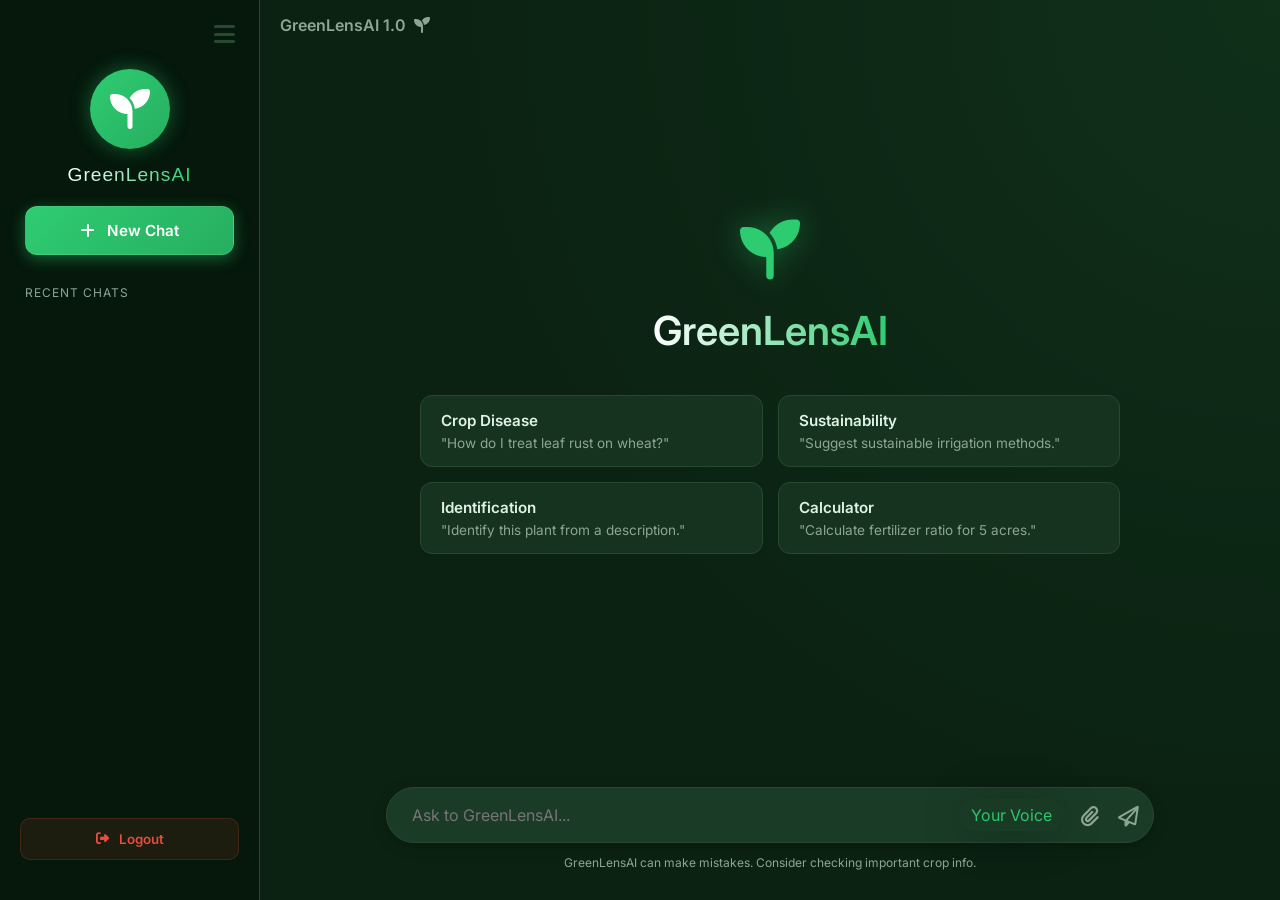
<file: frontend/index.html>
<!DOCTYPE html>
<html lang="en">

<head>
    <meta charset="UTF-8">
    <meta name="viewport" content="width=device-width, initial-scale=1.0">
    <title>GreenLensAI</title>
    <link rel="stylesheet" href="https://cdnjs.cloudflare.com/ajax/libs/font-awesome/6.4.0/css/all.min.css">
    <link href="https://fonts.googleapis.com/css2?family=Inter:wght@300;400;600&display=swap" rel="stylesheet">
    <link rel="stylesheet" href="./assets/css/chat.css">
</head>

<body>
    <aside class="sidebar">
        <button class="sidebar-toggle floating" id="sidebarToggle">
            <i class="fa-solid fa-bars"></i>
        </button>
        <div class="sidebar-logo"> <i class="fa-solid fa-seedling"></i> </div>
        <div class="sidebar-brand">GreenLensAI</div>

        <!-- New Chat Button -->
        <div class="sidebar-new-chat">
            <button id="newChatBtn" class="new-chat-btn">
                <i class="fa-solid fa-plus"></i>
                <span>New Chat</span>
            </button>
        </div>

        <!-- Chat History Section -->
        <div class="sidebar-history">
            <div class="history-label">Recent Chats</div>
            <div id="historyList" class="history-list">
                <!-- History items will be injected here -->
            </div>
        </div>

        <div class="sidebar-footer">
            <button class="logout-btn" id="logoutBtn">
                <i class="fa-solid fa-right-from-bracket"></i>
                <span>Logout</span>
            </button>
        </div>
    </aside>
    <main class="main-content">
        <div class="top-bar">
            <span>GreenLensAI 1.0 &nbsp;<i class="fa-solid fa-seedling"></i></span>
            <button id="mobileNewChatBtn" class="mobile-new-chat-btn">
                <i class="fa-solid fa-plus"></i>
            </button>
        </div>
        <div class="chat-container" id="chatContainer">
            <div class="welcome-screen" id="welcomeScreen">
                <div class="welcome-logo"> <i class="fa-solid fa-seedling"></i> </div>
                <h1 class="welcome-title">GreenLensAI</h1>
                <div class="suggestion-grid">
                    <div class="suggestion-card" onclick="setInput('How do I treat leaf rust on wheat?')">
                        <div class="suggestion-title">Crop Disease</div>
                        <div class="suggestion-desc">"How do I treat leaf rust on wheat?"</div>
                    </div>
                    <div class="suggestion-card" onclick="setInput('Suggest sustainable irrigation methods.')">
                        <div class="suggestion-title">Sustainability</div>
                        <div class="suggestion-desc">"Suggest sustainable irrigation methods."</div>
                    </div>
                    <div class="suggestion-card" onclick="setInput('Identify this plant from a description.')">
                        <div class="suggestion-title">Identification</div>
                        <div class="suggestion-desc">"Identify this plant from a description."</div>
                    </div>
                    <div class="suggestion-card" onclick="setInput('Calculate fertilizer ratio for 5 acres.')">
                        <div class="suggestion-title">Calculator</div>
                        <div class="suggestion-desc">"Calculate fertilizer ratio for 5 acres."</div>
                    </div>
                </div>
            </div>
            <div id="messagesList" style="width: 100%; display: flex; flex-direction: column; align-items: center;">
            </div>
        </div>
        <div class="input-area">
            <div class="input-container">
                <!-- User Input -->
                <input type="text" id="userInput" class="chat-input" placeholder="Ask to GreenLensAI..."
                    autocomplete="off">
                <!-- Language Dropdown -->
                <select id="languageSelect" class="language-dropdown">
                    <option value="" selected disabled>Your Voice</option>
                    <option value="en">English</option>
                    <option value="fr">French</option>
                    <option value="es">Spanish</option>
                    <option value="it">Italian</option>
                    <option value="ru">Russian</option>
                </select>


                <!-- Attachment Section -->
                <div class="attach-wrapper">
                    <button class="attach-btn" id="attachBtn">
                        <i class="fa-solid fa-paperclip"></i>
                    </button>

                    <div class="attach-dropdown" id="attachDropdown">
                        <label class="Upload-file">
                            <i class="fa-solid fa-file-arrow-up"></i>
                            Upload File
                            <input type="file" accept=".jpg,.jpeg,.png,image/jpeg,image/png" hidden>
                            <span id="selectedFileName" class="file-name-display"></span>
                        </label>

                        <label class="Take-photo" onclick="openCamera()">
                            <i class="fa-solid fa-camera"></i>
                            Take Photo
                        </label>

                        <video id="camera" autoplay playsinline hidden></video>
                        <canvas id="snapshot" hidden></canvas>

                        <button onclick="capturePhoto()" hidden id="captureBtn" class="Capture-btn">Capture</button>
                    </div>
                </div>

                <!-- Send Button -->
                <button class="send-btn" id="sendBtn">
                    <i class="fa-regular fa-paper-plane"></i>
                </button>

                <!-- Disclaimer -->
                <div class="disclaimer">
                    GreenLensAI can make mistakes. Consider checking important crop info.
                </div>

            </div>
        </div>
    </main>
    <script src="./assets/js/chat.js"> // Select all elements once</script>
    <script src="./assets/js/image-upload.js"></script>
</body>

</html>
</file>
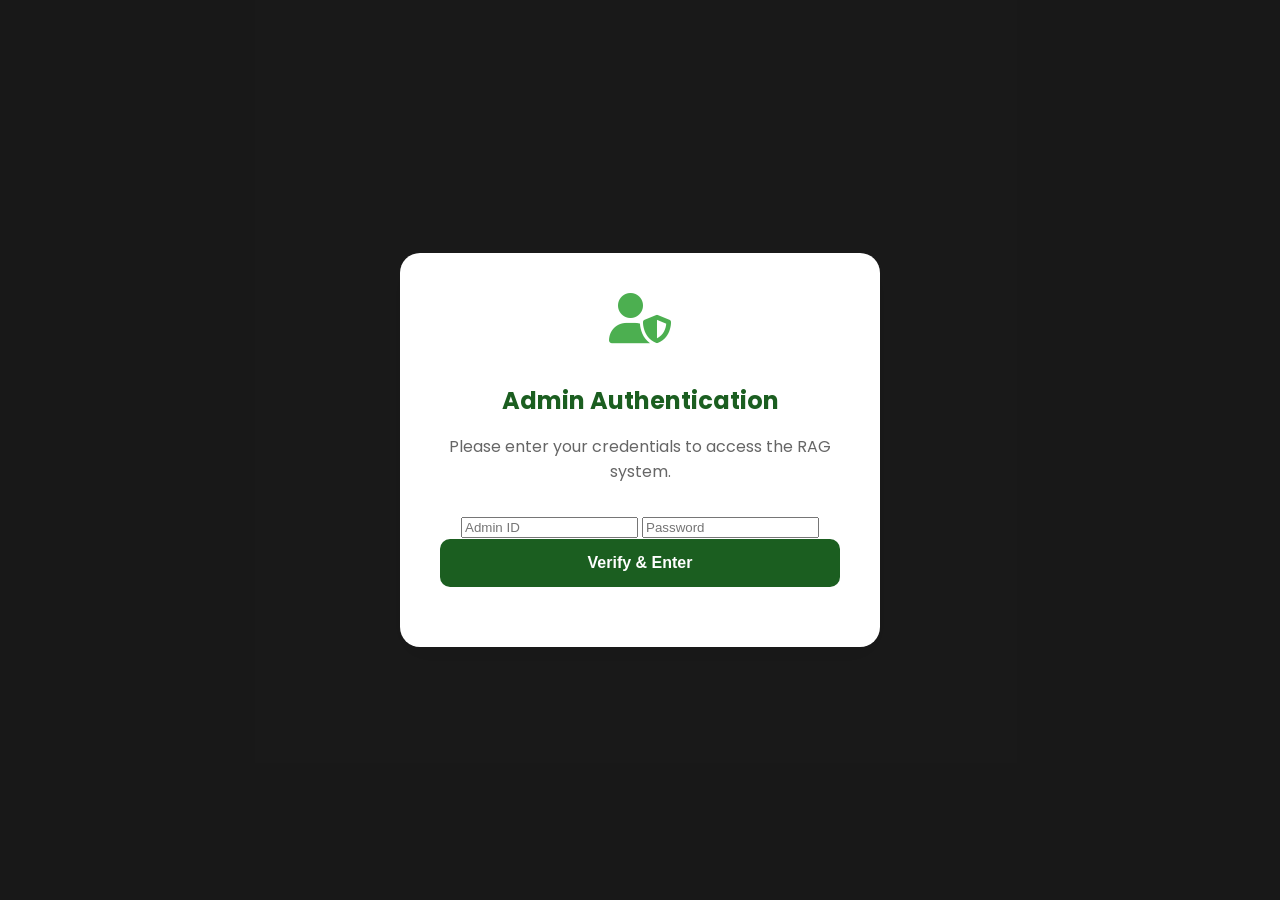
<file: frontend/Pages/admin.html>
<!DOCTYPE html>
<html lang="en">

<head>
    <meta charset="UTF-8">
    <meta name="viewport" content="width=device-width, initial-scale=1.0">
    <title>Global Admin | GreenLensAI</title>
    <link href="https://fonts.googleapis.com/css2?family=Poppins:wght@300;400;600&display=swap" rel="stylesheet">
    <link rel="stylesheet" href="https://cdnjs.cloudflare.com/ajax/libs/font-awesome/6.5.1/css/all.min.css">
    <style>
        :root {
            --green-dark: #1b5e20;
            --green-light: #4caf50;
            --green-soft: #e8f5e9;
            --bg: #f8f9fa;
        }

        body {
            font-family: 'Poppins', sans-serif;
            background: var(--bg);
            display: flex;
            justify-content: center;
            align-items: center;
            min-height: 100vh;
            margin: 0;
            overflow: hidden;
        }

        .admin-card {
            background: #fff;
            padding: 40px;
            border-radius: 20px;
            box-shadow: 0 10px 30px rgba(0, 0, 0, 0.1);
            width: 100%;
            max-width: 500px;
            text-align: center;
        }

        .logo {
            font-size: 50px;
            color: var(--green-light);
            margin-bottom: 20px;
        }

        h2 {
            color: var(--green-dark);
            margin-bottom: 10px;
        }

        p {
            color: #666;
            margin-bottom: 30px;
        }

        .upload-area {
            border: 2px dashed #ccc;
            padding: 30px;
            border-radius: 15px;
            transition: 0.3s;
            cursor: pointer;
            margin-bottom: 20px;
        }

        .upload-area:hover {
            border-color: var(--green-light);
            background: var(--green-soft);
        }

        #pdfInput {
            display: none;
        }

        .btn-index {
            width: 100%;
            padding: 15px;
            border: none;
            border-radius: 10px;
            background: var(--green-dark);
            color: #fff;
            font-size: 16px;
            font-weight: 600;
            cursor: pointer;
            transition: 0.3s;
        }

        .btn-index:disabled {
            background: #ccc;
            cursor: not-allowed;
        }

        #status,
        #loginStatus {
            margin-top: 20px;
            font-size: 14px;
        }

        .success {
            color: #2e7d32;
        }

        .error {
            color: #d32f2f;
        }

        .loading {
            color: #1976d2;
        }

        #loginOverlay {
            position: fixed;
            top: 0;
            left: 0;
            width: 100%;
            height: 100%;
            background: rgba(0, 0, 0, 0.9);
            display: flex;
            justify-content: center;
            align-items: center;
            z-index: 1000;
        }

        /* User Table Styles */
        .admin-nav {
            display: flex;
            justify-content: space-between;
            align-items: center;
            background: #fff;
            padding: 10px 40px;
            box-shadow: 0 2px 5px rgba(0, 0, 0, 0.05);
            position: sticky;
            top: 0;
            z-index: 100;
        }

        .main-container {
            max-width: 1200px;
            margin: 40px auto;
            padding: 0 20px;
            display: flex;
            flex-direction: column;
            gap: 30px;
            overflow-y: auto;
            max-height: calc(100vh - 100px);
        }

        .users-section {
            background: #fff;
            padding: 30px;
            border-radius: 20px;
            box-shadow: 0 10px 30px rgba(0, 0, 0, 0.05);
            text-align: left;
        }

        .table-wrapper {
            overflow-x: auto;
            margin-top: 20px;
        }

        table {
            width: 100%;
            border-collapse: collapse;
            font-size: 14px;
        }

        th {
            background: var(--green-soft);
            color: var(--green-dark);
            text-align: left;
            padding: 12px;
            border-bottom: 2px solid #ddd;
        }

        td {
            padding: 12px;
            border-bottom: 1px solid #eee;
            color: #444;
        }

        tr:hover {
            background: #fdfdfd;
        }

        .badge {
            padding: 4px 8px;
            border-radius: 5px;
            font-size: 11px;
            font-weight: 600;
            text-transform: uppercase;
        }

        .badge-staff {
            background: #e3f2fd;
            color: #1976d2;
        }

        .badge-user {
            background: #f1f8e9;
            color: #388e3c;
        }

        .refresh-btn {
            background: none;
            border: 1px solid var(--green-light);
            color: var(--green-light);
            padding: 5px 12px;
            border-radius: 5px;
            cursor: pointer;
            font-size: 12px;
        }

        .refresh-btn:hover {
            background: var(--green-soft);
        }

        .delete-btn {
            background: none;
            border: none;
            color: #d32f2f;
            cursor: pointer;
            font-size: 16px;
            padding: 5px;
            transition: 0.2s;
        }

        .delete-btn:hover {
            color: #b71c1c;
            transform: scale(1.1);
        }

        .delete-btn:disabled {
            color: #ccc;
            cursor: not-allowed;
        }
    </style>
</head>

<body>

    <div id="loginOverlay">
        <div class="admin-card" style="max-width: 400px;">
            <i class="fas fa-user-shield logo"></i>
            <h2>Admin Authentication</h2>
            <p>Please enter your credentials to access the RAG system.</p>

            <input type="text" id="adminUser" placeholder="Admin ID" class="login-input">
            <input type="password" id="adminPass" placeholder="Password" class="login-input">

            <button class="btn-index" onclick="loginAdmin()">Verify & Enter</button>
            <div id="loginStatus"></div>
        </div>
    </div>

    <div class="admin-nav" id="adminNavBar" style="display: none;">
        <div style="font-weight: 600; color: var(--green-dark);">
            <i class="fas fa-leaf"></i> GreenLens Admin
        </div>
        <a href="login.html" style="color: #666; text-decoration: none; font-size: 14px;"
            onclick="sessionStorage.removeItem('adminAuth')">
            <i class="fas fa-sign-out-alt"></i> Logout
        </a>
    </div>

    <div class="main-container" id="mainContent" style="display: none;">
        <!-- RAG Section -->
        <div class="admin-card" style="margin: 0 auto;">
            <div class="logo">
                <i class="fas fa-microchip"></i>
            </div>
            <h2>RAG Indexing System</h2>
            <p>Upload your diseases solution PDF to train the AI</p>

            <div class="upload-area" onclick="document.getElementById('pdfInput').click()">
                <i class="fas fa-file-pdf" style="font-size: 40px; color: #d32f2f; margin-bottom: 10px;"></i>
                <div id="fileName">No file selected</div>
                <input type="file" id="pdfInput" accept=".pdf">
            </div>

            <button id="indexBtn" class="btn-index" onclick="startIndexing()" disabled>
                Index Solutions
            </button>

            <div id="status"></div>

            <!-- Indexed PDFs List -->
            <div style="margin-top: 30px; border-top: 1px solid #eee; padding-top: 20px; text-align: left;">
                <h3 style="color: var(--green-dark); margin-bottom: 15px; font-size: 16px;">
                    <i class="fas fa-database"></i> Currently Indexed Documents
                    <button class="refresh-btn" onclick="fetchIndexedPdfs()" style="float: right;">
                        <i class="fas fa-sync-alt"></i>
                    </button>
                </h3>
                <ul id="indexedPdfsList" style="list-style: none; padding: 0; margin: 0; font-size: 14px;">
                    <li style="color: #999; text-align: center; padding: 10px;">Loading indexed documents...</li>
                </ul>
            </div>
        </div>

        <!-- Users Section -->
        <div class="users-section">
            <div style="display: flex; justify-content: space-between; align-items: center; margin-bottom: 10px;">
                <h3 style="margin: 0; color: var(--green-dark);">Registered Farmers</h3>
                <button class="refresh-btn" onclick="fetchUsers()">
                    <i class="fas fa-sync-alt"></i> Refresh
                </button>
            </div>

            <div class="table-wrapper">
                <table id="userTable">
                    <thead>
                        <tr>
                            <th>Farmer ID</th>
                            <th>Phone Number</th>
                            <th>Status</th>
                            <th>Joined On</th>
                            <th style="text-align: center;">Actions</th>
                        </tr>
                    </thead>
                    <tbody id="userTableBody">
                        <!-- Users will be loaded here -->
                        <tr>
                            <td colspan="5" style="text-align: center; padding: 20px; color: #999;">
                                Loading users...
                            </td>
                        </tr>
                    </tbody>
                </table>
            </div>
        </div>
    </div>

    <script>
        const pdfInput = document.getElementById('pdfInput');
        const fileNameDisplay = document.getElementById('fileName');
        const indexBtn = document.getElementById('indexBtn');
        const statusDiv = document.getElementById('status');
        const loginOverlay = document.getElementById('loginOverlay');
        const adminNavBar = document.getElementById('adminNavBar');
        const mainContent = document.getElementById('mainContent');

        function showDashboard() {
            loginOverlay.style.display = 'none';
            adminNavBar.style.display = 'flex';
            mainContent.style.display = 'flex';
            document.body.style.overflow = 'auto';
            fetchUsers();
            fetchIndexedPdfs();
        }

        if (sessionStorage.getItem('adminAuth') === 'true') {
            showDashboard();
        }

        async function loginAdmin() {
            const user = document.getElementById('adminUser').value;
            const pass = document.getElementById('adminPass').value;
            const loginStatus = document.getElementById('loginStatus');

            if (!user || !pass) {
                loginStatus.innerHTML = '<span class="error">Please enter both ID and Password</span>';
                return;
            }

            loginStatus.innerHTML = '<span class="loading"><i class="fas fa-spinner fa-spin"></i> Authenticating...</span>';

            try {
                const response = await fetch('http://127.0.0.1:8000/api/auth/login/', {
                    method: 'POST',
                    headers: { 'Content-Type': 'application/json' },
                    body: JSON.stringify({ farmer_id: user, password: pass })
                });
                const data = await response.json();

                if (response.ok && user === 'admin') {
                    sessionStorage.setItem('adminAuth', 'true');
                    showDashboard();
                } else {
                    loginStatus.innerHTML = `<span class="error">${data.error || "Access Denied: Not an admin account"}</span>`;
                }
            } catch (e) {
                loginStatus.innerHTML = '<span class="error">Server Connection Error</span>';
            }
        }

        pdfInput.onchange = () => {
            if (pdfInput.files.length > 0) {
                fileNameDisplay.innerText = pdfInput.files[0].name;
                indexBtn.disabled = false;
            }
        };

        async function startIndexing() {
            const file = pdfInput.files[0];
            if (!file) return;

            const formData = new FormData();
            formData.append('pdf', file);

            indexBtn.disabled = true;
            statusDiv.innerHTML = '<span class="loading"><i class="fas fa-spinner fa-spin"></i> Indexing... this might take a minute.</span>';

            try {
                console.log("Sending PDF for indexing:", file.name, "Size:", file.size);
                const response = await fetch('http://127.0.0.1:8000/api/admin/index-pdf/', {
                    method: 'POST',
                    body: formData
                });

                console.log("Response status:", response.status);
                const data = await response.json();
                console.log("Response data:", data);

                if (response.ok) {
                    statusDiv.innerHTML = `
                        <div class="success">
                            <i class="fas fa-check-circle"></i> ${data.message}<br>
                            <small>📄 Pages Found: ${data.pages_count}</small><br>
                            <small>🧩 Chunks Created: ${data.chunks_count}</small>
                        </div>`;
                    fetchIndexedPdfs(); // Refresh the list of PDFs
                    pdfInput.value = ''; // Reset file input
                    fileNameDisplay.innerText = 'No file selected';
                    indexBtn.disabled = true;
                } else {
                    const errorMsg = data.error || "Server-side error";
                    statusDiv.innerHTML = `<span class="error"><i class="fas fa-exclamation-triangle"></i> Error ${response.status}: ${errorMsg}</span>`;
                    indexBtn.disabled = false;
                }
            } catch (error) {
                console.error("Fetch error during indexing:", error);
                statusDiv.innerHTML = '<span class="error">Connection Error: Could not reach backend indexing service.</span>';
                indexBtn.disabled = false;
            }
        }

        async function fetchUsers() {
            const tableBody = document.getElementById('userTableBody');

            try {
                const response = await fetch('http://127.0.0.1:8000/api/admin/users/');
                const data = await response.json();

                if (response.ok) {
                    if (data.length === 0) {
                        tableBody.innerHTML = '<tr><td colspan="5" style="text-align: center;">No farmers registered yet.</td></tr>';
                        return;
                    }

                    tableBody.innerHTML = data.map(user => `
                        <tr>
                            <td style="font-weight: 600;">${user.username}</td>
                            <td>${user.phone || 'N/A'}</td>
                            <td>
                                <span class="badge ${user.is_staff ? 'badge-staff' : 'badge-user'}">
                                    ${user.is_staff ? 'Admin' : 'Farmer'}
                                </span>
                            </td>
                            <td>${user.date_joined ? new Date(user.date_joined).toLocaleDateString() : 'N/A'}</td>
                            <td style="text-align: center;">
                                ${user.username !== 'admin' ? `
                                    <button class="delete-btn" onclick="deleteUser('${user.username}')" title="Remove User">
                                        <i class="fas fa-trash-alt"></i>
                                    </button>
                                ` : '<small style="color:#ccc">---</small>'}
                            </td>
                        </tr>
                    `).join('');
                } else {
                    tableBody.innerHTML = `<tr><td colspan="5" class="error">Failed to load users: ${data.error}</td></tr>`;
                }
            } catch (e) {
                tableBody.innerHTML = '<tr><td colspan="5" class="error">Error connecting to server.</td></tr>';
            }
        }

        async function deleteUser(username) {
            console.log("Attempting to delete user:", username);
            if (!confirm(`Are you sure you want to remove user "${username}"? This action cannot be undone.`)) {
                return;
            }

            try {
                const url = `http://127.0.0.1:8000/api/admin/users/delete/${encodeURIComponent(username)}/`;
                console.log("DELETE URL:", url);

                const response = await fetch(url, {
                    method: 'DELETE',
                    headers: {
                        'Accept': 'application/json'
                    }
                });

                console.log("Response status:", response.status);
                const data = await response.json();
                console.log("Response data:", data);

                if (response.ok) {
                    alert(data.message || "User deleted successfully");
                    fetchUsers(); // Refresh the list
                } else {
                    alert("Error " + response.status + ": " + (data.error || "Failed to delete user"));
                }
            } catch (e) {
                console.error("Deletion error:", e);
                alert("Could not reach the server for deletion. \n\nTroubleshooting:\n1. Make sure ./start_server.sh is running.\n2. Check if your browser is blocking the request (CORS issue).\n3. Try opening this page in Chrome or Firefox.");
            }
        }
        
        async function fetchIndexedPdfs() {
            const listElement = document.getElementById('indexedPdfsList');
            try {
                const response = await fetch('http://127.0.0.1:8000/api/admin/indexed-pdfs/');
                const data = await response.json();
                
                if (response.ok) {
                    if (!data.pdfs || data.pdfs.length === 0) {
                        listElement.innerHTML = '<li style="color: #999; text-align: center; padding: 10px;">No documents indexed yet.</li>';
                        return;
                    }
                    
                    listElement.innerHTML = data.pdfs.map(pdf => `
                        <li style="display: flex; justify-content: space-between; align-items: center; padding: 12px; border: 1px solid #eee; border-radius: 8px; margin-bottom: 8px; background: #fafafa;">
                            <span style="font-weight: 500; color: #444; word-break: break-all; margin-right: 15px;">
                                <i class="fas fa-file-pdf" style="color: #d32f2f; margin-right: 8px;"></i>${pdf}
                            </span>
                            <button class="delete-btn" onclick="deleteIndexedPdf('${pdf}')" title="Remove PDF Index">
                                <i class="fas fa-trash-alt"></i>
                            </button>
                        </li>
                    `).join('');
                } else {
                    listElement.innerHTML = `<li class="error" style="padding: 10px;">Failed to load documents: ${data.error || 'Server error'}</li>`;
                }
            } catch (e) {
                listElement.innerHTML = '<li class="error" style="padding: 10px;">Error connecting to server to fetch documents.</li>';
            }
        }
        
        async function deleteIndexedPdf(filename) {
            if (!confirm(`Are you sure you want to delete all indexed data for "${filename}"?`)) {
                return;
            }
            
            const btn = event.currentTarget;
            const originalIcon = btn.innerHTML;
            btn.innerHTML = '<i class="fas fa-spinner fa-spin"></i>';
            btn.disabled = true;
            
            try {
                const response = await fetch(`http://127.0.0.1:8000/api/admin/indexed-pdfs/${encodeURIComponent(filename)}/`, {
                    method: 'DELETE',
                });
                const data = await response.json();
                
                if (response.ok) {
                    // Refresh the list
                    fetchIndexedPdfs();
                    // Clear the status message to avoid confusion
                    document.getElementById('status').innerHTML = '';
                } else {
                    alert(`Error: ${data.error || 'Failed to delete'}`);
                    btn.innerHTML = originalIcon;
                    btn.disabled = false;
                }
            } catch (e) {
                alert('Connection error. Could not delete document.');
                btn.innerHTML = originalIcon;
                btn.disabled = false;
            }
        }
    </script>
</body>

</html>
</file>
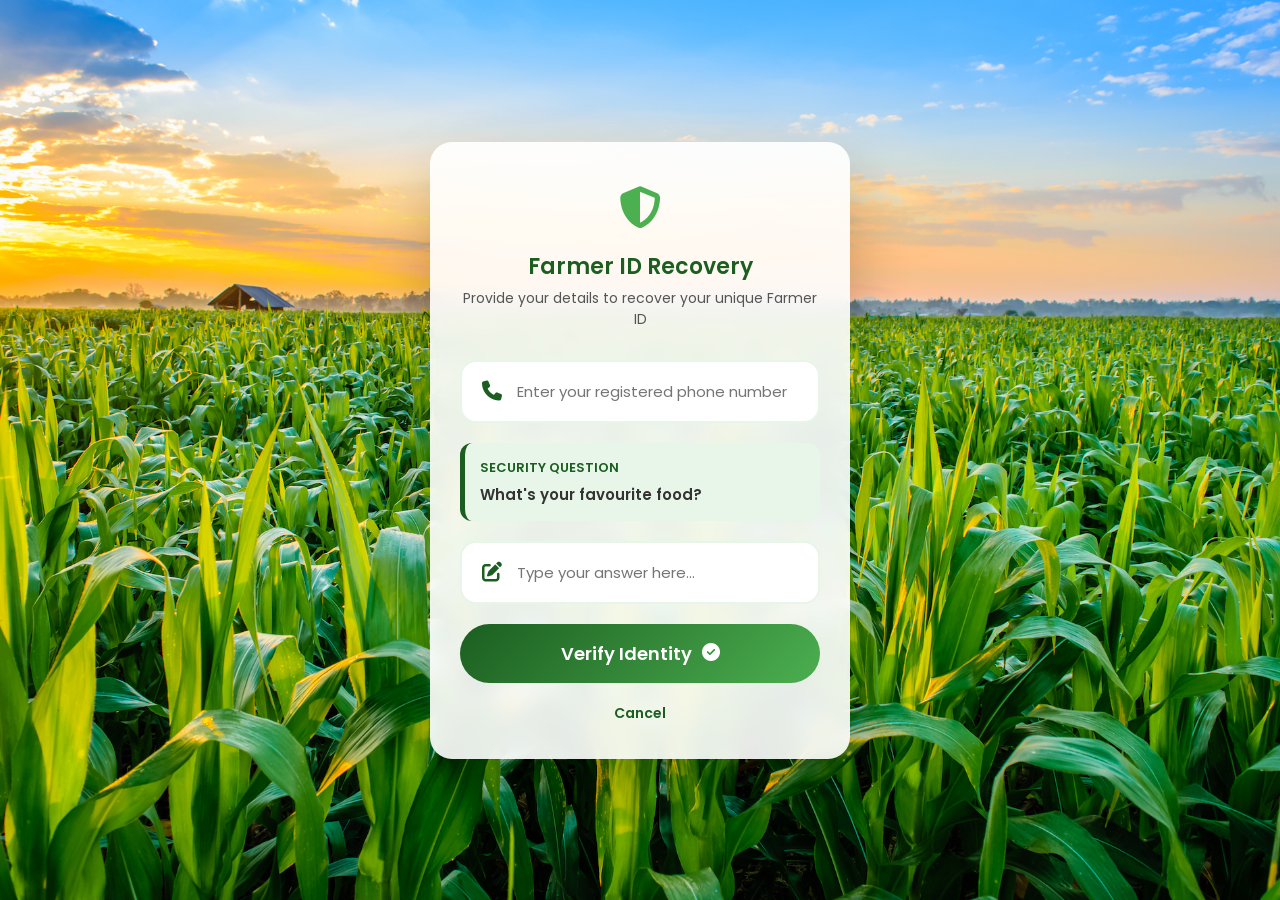
<file: frontend/Pages/id-recovery.html>
<!DOCTYPE html>
<html lang="en">

<head>
    <meta charset="UTF-8">
    <meta name="viewport" content="width=device-width, initial-scale=1.0">
    <title>Security Verification | GreenLensAI</title>
    <link href="https://fonts.googleapis.com/css2?family=Poppins:wght@300;400;600&display=swap" rel="stylesheet">
    <link rel="stylesheet" href="https://cdnjs.cloudflare.com/ajax/libs/font-awesome/6.5.1/css/all.min.css">
    <link rel="stylesheet" href="../assets/css/id-recovery.css">
</head>

<body>

    <div class="recovery-card">
        <div class="logo">
            <i class="fas fa-shield-halved"></i>
        </div>

        <div class="title">Farmer ID Recovery</div>
        <p class="subtitle">Provide your details to recover your unique Farmer ID</p>

        <div class="input-container">
            <i class="fa-solid fa-phone input-icon"></i>
            <input type="tel" id="phone" placeholder="Enter your registered phone number" required>
        </div>

        <div class="question-container">
            <span class="question-label">Security Question</span>
            <p class="display-question" id="securityQuestion">What's your favourite food?</p>
        </div>

        <div class="input-container">
            <i class="fa-solid fa-pen-to-square input-icon"></i>
            <input type="text" id="userAnswer" placeholder="Type your answer here..." required>
        </div>

        <button class="verify-btn" onclick="verifyPhoneRecovery()">
            <span>Verify Identity</span>
            <i class="fa-solid fa-circle-check"></i>
        </button>

        <a href="account-recovery.html" class="back-link">Cancel</a>
    </div>

    <script src="../assets/js/id-recovery.js"></script>

</body>

</html>
</file>
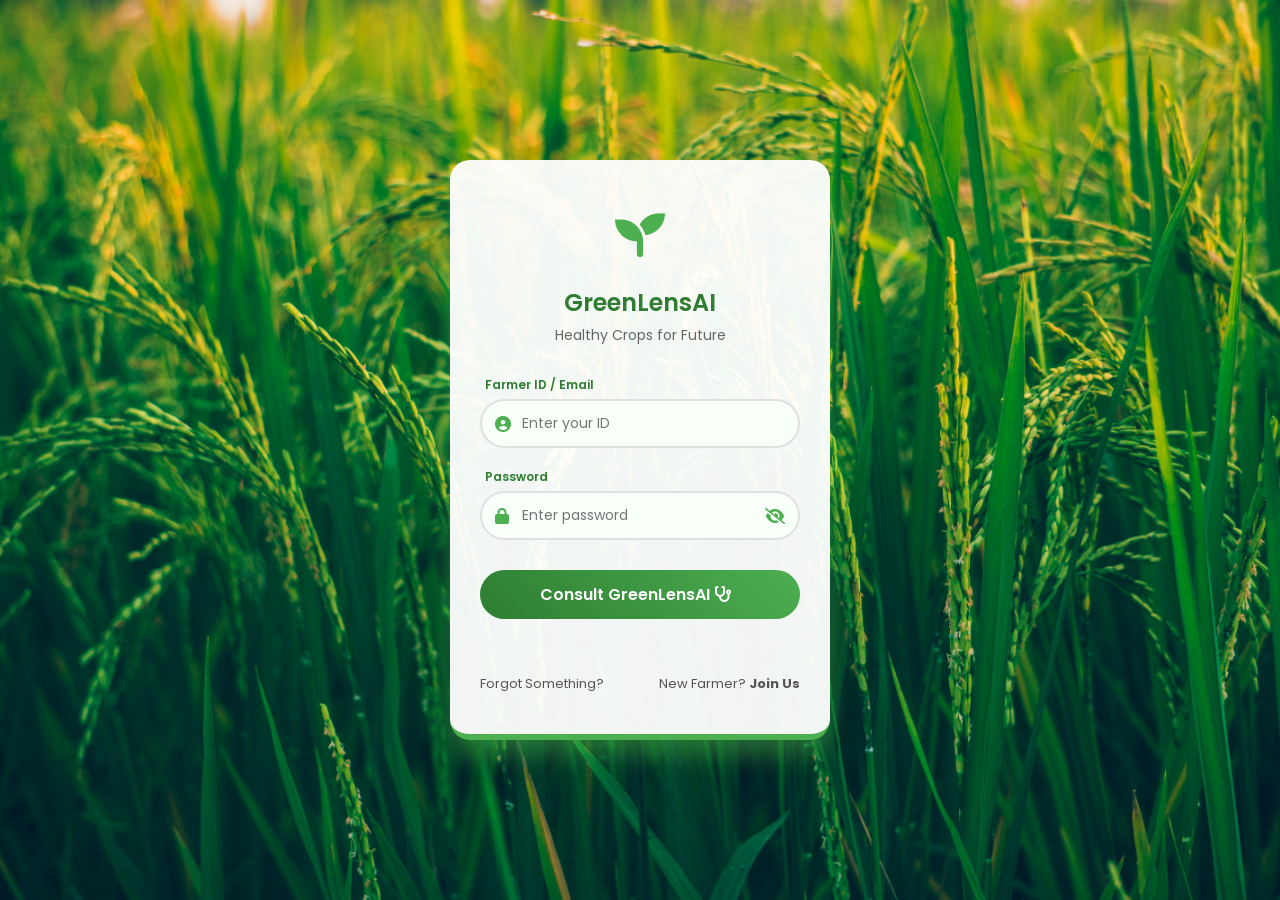
<file: frontend/Pages/login.html>
<!DOCTYPE html>
<html lang="en">

<head>
    <meta charset="UTF-8">
    <meta name="viewport" content="width=device-width, initial-scale=1.0">
    <title>GreenLens Login</title>
    <link href="https://fonts.googleapis.com/css2?family=Poppins:wght@300;400;600&display=swap" rel="stylesheet">
    <link rel="stylesheet" href="https://cdnjs.cloudflare.com/ajax/libs/font-awesome/6.0.0/css/all.min.css">
    <link rel="stylesheet" href="../assets/css/login.css">
</head>

<body>

    <div class="login-container">
        <div class="logo-icon">
            <i class="fas fa-seedling"></i>
        </div>

        <h2>GreenLensAI</h2>
        <p class="subtitle">Healthy Crops for Future</p>

        <form id="loginForm">
            <div class="input-group">
                <label for="username">Farmer ID / Email</label>
                <div class="input-wrapper">
                    <i class="fas fa-user-circle"></i>
                    <input type="text" id="username" placeholder="Enter your ID" required>
                </div>
            </div>

            <div class="input-group">
                <label for="password">Password</label>
                <div class="input-wrapper">
                    <i class="fas fa-lock"></i>
                    <input type="password" id="password" class="password-input" placeholder="Enter password" required>
                    <i class="fas fa-eye-slash toggle-password" id="togglePassword"></i>
                </div>
            </div>

            <button type="submit" class="login-btn">Consult GreenLensAI
                <i class="fas fa-stethoscope" style="margin-right: 8px;"></i>
            </button>
        </form>

        <div id="message"></div>

        <div class="footer-links">
            <a href="../Pages/account-recovery.html">Forgot Something?</a>
            <a href="../Pages/register.html">New Farmer? <b>Join Us</b></a>
        </div>
    </div>

    <script src="../assets/js/login.js"></script>
</body>

</html>
</file>
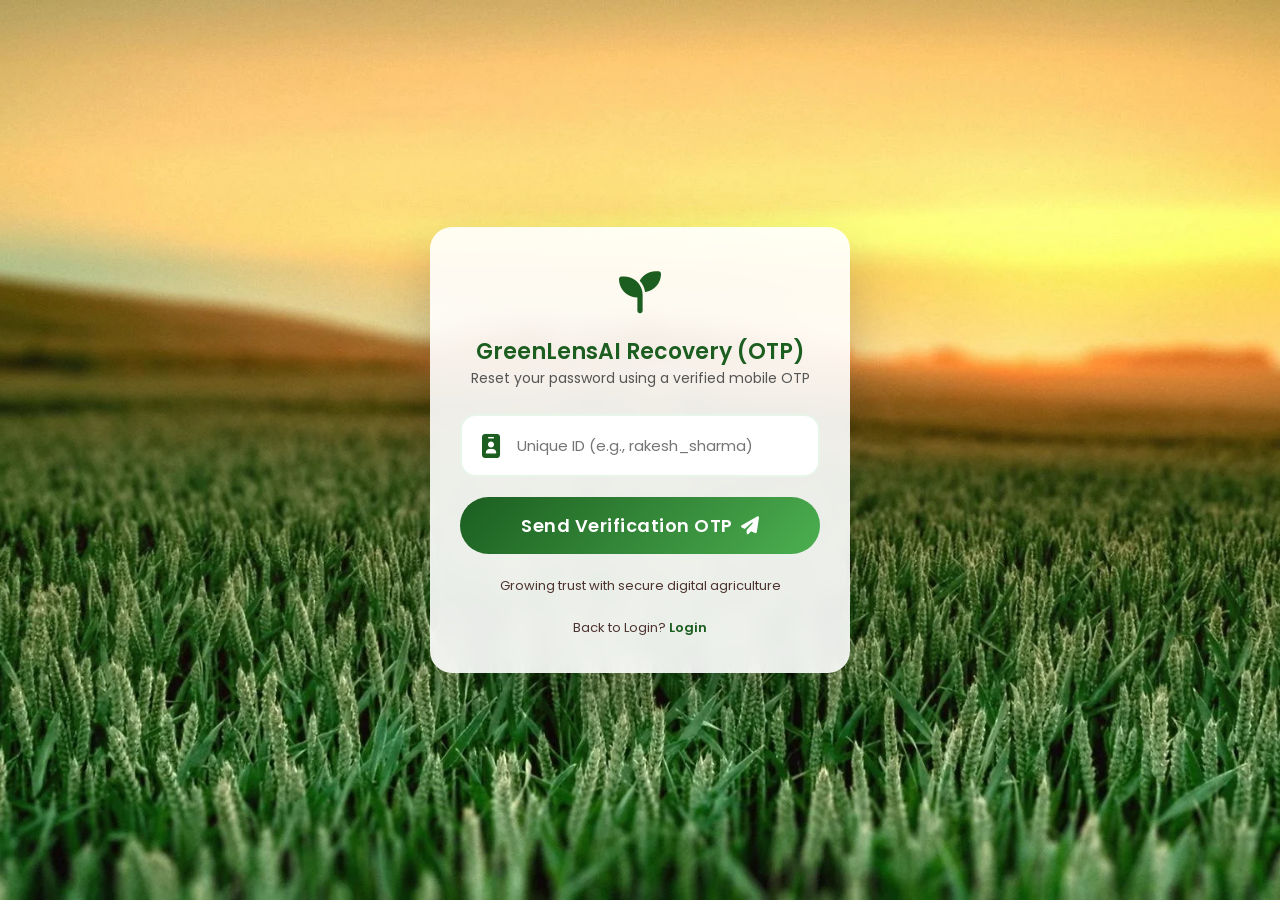
<file: frontend/Pages/password-recovery.html>
<!DOCTYPE html>
<html lang="en">

<head>
  <meta charset="UTF-8">
  <meta name="viewport" content="width=device-width, initial-scale=1.0">
  <title>Account Recovery | GreenLensAI</title>
  <link href="https://fonts.googleapis.com/css2?family=Poppins:wght@300;400;600&display=swap" rel="stylesheet">
  <link rel="stylesheet" href="https://cdnjs.cloudflare.com/ajax/libs/font-awesome/6.5.1/css/all.min.css">
  <link rel="stylesheet" href="../assets/css/password-recovery.css">
</head>

<body>

  <div class="recovery-card">
    <div class="logo">
      <i class="fas fa-seedling"></i>
    </div>

    <div class="title">GreenLensAI Recovery (OTP)</div>
    <div class="subtitle">Reset your password using a verified mobile OTP</div>

    <div id="step1">
      <div class="input-container">
        <i class="fa-solid fa-id-badge input-icon"></i>
        <input type="text" id="farmerId" placeholder="Unique ID (e.g., rakesh_sharma)" autocomplete="off">
      </div>

      <button class="send-btn" id="sendOtpBtn" onclick="sendOTP()" style="margin-top: 20px;">
        <span>Send Verification OTP</span>
        <i class="fa-solid fa-paper-plane"></i>
      </button>

      <div id="otp-section" style="display: none; margin-top: 20px;">
        <div class="subtitle">Enter the 6-digit OTP sent to your phone</div>
        <div class="input-container">
          <i class="fas fa-key input-icon"></i>
          <input type="text" id="otpCode" placeholder="Enter 6-digit OTP" autocomplete="off" maxlength="6">
        </div>

        <button class="send-btn" onclick="verifyOTP()" style="margin-top: 20px;">
          <span>Verify OTP</span>
          <i class="fa-solid fa-check-circle"></i>
        </button>
      </div>
    </div>

    <div id="step2" style="display: none;">
      <div class="subtitle">Identity Verified! Enter your new password</div>
      <div class="input-container">
        <i class="fas fa-lock input-icon"></i>
        <input type="password" id="newPassword" placeholder="New Password" autocomplete="off">
      </div>
      <div class="input-container" style="margin-top: 15px;">
        <i class="fas fa-lock input-icon"></i>
        <input type="password" id="confirmPassword" placeholder="Confirm New Password" autocomplete="off">
      </div>

      <button class="send-btn" onclick="resetPassword()" style="margin-top: 20px;">
        <span>Reset Password</span>
        <i class="fa-solid fa-key"></i>
      </button>
    </div>

    <div id="message" style="margin-top: 15px; text-align: center; font-size: 0.9em;"></div>

    <div class="footer-text">
      Growing trust with secure digital agriculture
    </div>
    <div class="login-link">Back to Login? <a href="../Pages/login.html">Login</a></div>
  </div>

  <script src="../assets/js/password-recovery.js"></script>

</body>

</html>
</file>
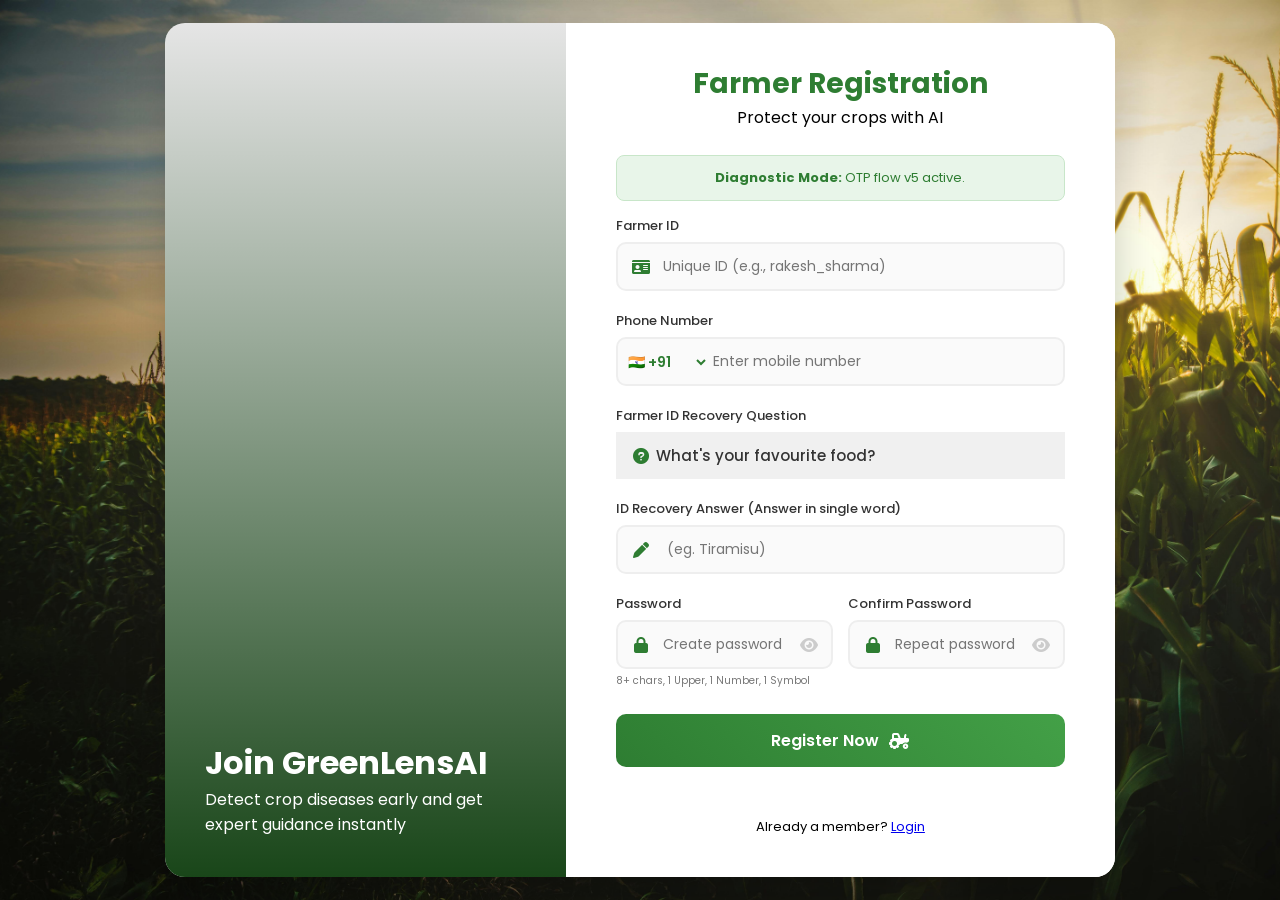
<file: frontend/Pages/register.html>
<!DOCTYPE html>
<html lang="en">

<head>
    <meta charset="UTF-8">
    <meta name="viewport" content="width=device-width, initial-scale=1.0">
    <title>Farmer Registration | Global</title>
    <link href="https://fonts.googleapis.com/css2?family=Poppins:wght@300;400;500;600&display=swap" rel="stylesheet">
    <link rel="stylesheet" href="https://cdnjs.cloudflare.com/ajax/libs/font-awesome/6.0.0/css/all.min.css">
    <link rel="stylesheet" href="../assets/css/register.css">
</head>

<body>

    <div class="container">
        <div class="image-section">
            <div class="image-text">
                <h1>Join GreenLensAI</h1>
                <p>Detect crop diseases early and get expert guidance instantly</p>
            </div>
        </div>

        <div class="form-section">
            <div class="header">
                <h2>Farmer Registration</h2>
                <span>Protect your crops with AI</span>
            </div>

            <div style="background: #e8f5e9; color: #2e7d32; padding: 12px; border-radius: 8px; margin: 15px 0; font-size: 13px; text-align: center; border: 1px solid #c8e6c9;">
                <strong>Diagnostic Mode:</strong> OTP flow v5 active.
            </div>

            <form id="regForm">
                <div class="input-grid">

                    <div class="input-group full-width">
                        <label>Farmer ID</label>
                        <div class="input-wrapper">
                            <i class="fas fa-id-card field-icon"></i>
                            <input type="text" id="farmerID" placeholder="Unique ID (e.g., rakesh_sharma)" required>
                        </div>
                    </div>

                    <div class="input-group full-width">
                        <label>Phone Number</label>
                        <div class="input-wrapper">
                            <select class="country-select" id="countryCode">
                            </select>
                            <input type="tel" id="phone" placeholder="Enter mobile number" required>
                        </div>
                    </div>

                    <div class="input-group full-width">
                        <label>Farmer ID Recovery Question</label>
                        <div class="input-wrapper">
                            <i class="fas fa-question-circle field-icon"></i>
                            <span id="fullName" class="question-display"> What's your favourite food?</span>
                        </div>
                    </div>

                    <div class="input-group full-width">
                        <label>ID Recovery Answer (Answer in single word)</label>
                        <div class="input-wrapper">
                            <i class="fas fa-pen field-icon"></i> <input type="text" id="recoveryAnswer"
                                placeholder=" (eg. Tiramisu)" required>
                        </div>
                    </div>


                    <div class="input-group">
                        <label>Password</label>
                        <div class="input-wrapper">
                            <i class="fas fa-lock field-icon"></i>
                            <input type="password" id="password" placeholder="Create password" required>
                            <i class="fas fa-eye toggle-password" onclick="togglePwd('password', this)"></i>
                        </div>
                        <div class="password-hint">8+ chars, 1 Upper, 1 Number, 1 Symbol</div>
                    </div>

                    <div class="input-group">
                        <label>Confirm Password</label>
                        <div class="input-wrapper">
                            <i class="fas fa-lock field-icon"></i>
                            <input type="password" id="confirmPassword" placeholder="Repeat password" required>
                            <i class="fas fa-eye toggle-password" onclick="togglePwd('confirmPassword', this)"></i>
                        </div>
                    </div>
                </div>

                <button type="submit" class="submit-btn" id="registerBtn">Register Now <i class="fas fa-tractor"></i></button>
                <div id="msg"></div>
                
                <div id="otpSection" style="display: none; margin-top: 15px;">
                    <div class="input-group full-width">
                        <label>Enter OTP</label>
                        <div class="input-wrapper">
                            <i class="fas fa-key field-icon"></i>
                            <input type="text" id="regOtp" placeholder="6-digit OTP" maxlength="6">
                        </div>
                    </div>
                    <button type="button" class="submit-btn" id="verifyOtpBtn" style="margin-top: 10px;">Verify OTP <i class="fas fa-check-circle"></i></button>
                </div>

                <div class="login-link">Already a member? <a href="../Pages/login.html">Login</a></div>
            </form>
        </div>
    </div>

    <script src="../assets/js/register_final_v5.js"></script>
</body>

</html>
</file>
<file: frontend/assets/css/chat.css>
:root {
    /* Agriculture Theme Palette */
    --bg-sidebar: #05180b;
    /* Very dark green */
    --bg-main: #0b2212;
    /* Dark forest green */
    --bg-card: #15331f;
    /* Lighter green for cards */
    --text-primary: #e0f2e3;
    --text-secondary: #8da693;
    --accent-green: #2ecc71;
    /* Vibrant leaf green */
    --accent-glow: rgba(46, 204, 113, 0.4);
    --input-bg: #1a3c26;
    --border-color: #264a30;
}

* {
    margin: 0;
    padding: 0;
    box-sizing: border-box;
    font-family: 'Inter', sans-serif;
}

body {
    background-color: var(--bg-main);
    color: var(--text-primary);
    display: flex;
    height: 100vh;
    overflow: hidden;
}

/* --- SIDEBAR --- */
.sidebar {
    width: 260px;
    background-color: var(--bg-sidebar);
    display: flex;
    flex-direction: column;
    align-items: center;
    padding: 20px;
    border-right: 1px solid var(--border-color);
    transition: transform 0.3s ease;
    position: relative;
    /* for footer positioning if needed, or use justify-content */
}

/* Sidebar History List */
.sidebar-history {
    width: 100%;
    margin-top: 30px;
    flex: 1;
    overflow-y: auto;
    display: flex;
    flex-direction: column;
    gap: 10px;
}

.history-label {
    font-size: 0.75rem;
    text-transform: uppercase;
    color: var(--text-secondary);
    letter-spacing: 1px;
    margin-bottom: 5px;
    padding-left: 5px;
}

.history-list {
    display: flex;
    flex-direction: column;
    gap: 5px;
}

.history-item {
    width: 100%;
    padding: 10px 12px;
    background-color: rgba(255, 255, 255, 0.03);
    border: 1px solid var(--border-color);
    border-radius: 8px;
    cursor: pointer;
    font-size: 0.85rem;
    color: var(--text-primary);
    display: flex;
    align-items: center;
    gap: 8px;
    transition: all 0.2s ease;
    white-space: nowrap;
}

.history-item-title i {
    color: var(--accent-green);
    font-size: 0.8rem;
}

.history-item:hover {
    background-color: var(--input-bg);
    border-color: var(--accent-green);
    transform: translateX(3px);
}

.history-item.active {
    background-color: var(--input-bg);
    border-color: var(--accent-green);
    box-shadow: 0 0 10px var(--accent-glow);
}

/* History item layout for title + delete */
.history-item-title {
    flex: 1;
    display: flex;
    align-items: center;
    gap: 10px;
    overflow: hidden;
    text-overflow: ellipsis;
    white-space: nowrap;
    cursor: pointer;
}

/* Delete button - always visible */
.history-delete-btn {
    background: transparent;
    border: none;
    color: var(--text-secondary);
    font-size: 0.8rem;
    cursor: pointer;
    padding: 4px 6px;
    border-radius: 6px;
    transition: all 0.2s ease;
    flex-shrink: 0;
}

.history-delete-btn:hover {
    color: #e74c3c;
    background-color: rgba(231, 76, 60, 0.15);
    transform: scale(1.15);
}

/* New Chat Button Styling */
.sidebar-new-chat {
    width: 100%;
    padding: 0 5px;
    margin-top: 20px;
}

.new-chat-btn {
    width: 100%;
    padding: 14px 16px;
    background: linear-gradient(135deg, #2ecc71, #27ae60);
    border: 1px solid rgba(255, 255, 255, 0.1);
    color: white;
    border-radius: 12px;
    cursor: pointer;
    display: flex;
    align-items: center;
    justify-content: center;
    gap: 12px;
    font-weight: 600;
    font-size: 0.95rem;
    transition: all 0.3s ease;
    box-shadow: 0 4px 15px var(--accent-glow);
}

.new-chat-btn:hover {
    background: linear-gradient(135deg, #27ae60, #2ecc71);
    transform: translateY(-2px);
    box-shadow: 0 6px 20px rgba(46, 204, 113, 0.5);
}

.new-chat-btn:active {
    transform: translateY(0);
}

.new-chat-btn i {
    font-size: 1rem;
}

.sidebar-footer {
    margin-top: auto;
    width: 100%;
    padding-bottom: 20px;
}

.logout-btn {
    width: 100%;
    padding: 12px;
    background-color: rgba(231, 76, 60, 0.1);
    border: 1px solid rgba(231, 76, 60, 0.2);
    color: #e74c3c;
    border-radius: 10px;
    cursor: pointer;
    display: flex;
    align-items: center;
    justify-content: center;
    gap: 10px;
    font-weight: 600;
    transition: all 0.3s ease;
}

.logout-btn:hover {
    background-color: #e74c3c;
    color: white;
    box-shadow: 0 0 15px rgba(231, 76, 60, 0.4);
}

/* The requested Plant Logo only */
.sidebar-logo {
    margin-top: 20px;
    width: 80px;
    height: 80px;
    background: linear-gradient(135deg, #2ecc71, #27ae60);
    border-radius: 50%;
    display: flex;
    align-items: center;
    justify-content: center;
    box-shadow: 0 0 20px var(--accent-glow);
    animation: breathe 3s infinite ease-in-out;
    cursor: pointer;
}

.sidebar-logo i {
    font-size: 40px;
    color: #fff;
}

/* Small version text below logo */
.sidebar-brand {
    margin-top: 15px;
    font-size: 1.2rem;
    font-family: 'Poppins', sans-serif;
    color: #ffffff;
    /* Gradient text */
    background: linear-gradient(to right, #fff, #2ecc71);
    background-clip: text;
    -webkit-background-clip: text;
    -webkit-text-fill-color: transparent;
    letter-spacing: 1px;
}

/* --- MAIN CHAT AREA --- */
.main-content {
    flex: 1;
    display: flex;
    flex-direction: column;
    position: relative;
    background: radial-gradient(circle at top right, #10301a 0%, var(--bg-main) 60%);
}

/* Header (Cleaned as requested) */
.top-bar {
    width: 100%;
    padding: 15px 20px;
    display: flex;
    justify-content: space-between;
    /* Adjusted for mobile button */
    align-items: center;
    font-weight: 600;
    color: var(--text-secondary);
}

.mobile-new-chat-btn {
    display: none;
    background: linear-gradient(135deg, #2ecc71, #27ae60);
    border: none;
    color: white;
    width: 36px;
    height: 36px;
    border-radius: 50%;
    cursor: pointer;
    align-items: center;
    justify-content: center;
    box-shadow: 0 2px 10px var(--accent-glow);
    transition: all 0.3s ease;
}

.mobile-new-chat-btn:hover {
    transform: scale(1.1);
}

@media (max-width: 768px) {
    .mobile-new-chat-btn {
        display: flex;
    }

    .top-bar {
        justify-content: space-between !important;
    }
}

/* Chat Display Area */
.chat-container {
    flex: 1;
    overflow-y: auto;
    padding: 0 20px 40px 20px;
    display: flex;
    flex-direction: column;
    align-items: center;
    scroll-behavior: smooth;
}

/* Welcome / Empty State */
.welcome-screen {
    display: flex;
    flex-direction: column;
    align-items: center;
    justify-content: center;
    height: 100%;
    text-align: center;
    max-width: 800px;
    width: 100%;
}

.welcome-logo {
    font-size: 60px;
    color: var(--accent-green);
    margin-bottom: 20px;
    filter: drop-shadow(0 0 15px var(--accent-glow));
}

.welcome-title {
    font-size: 2.5rem;
    font-weight: 600;
    margin-bottom: 40px;
    /* Fallback for all browsers */
    color: #ffffff;
    /* Gradient text */
    background: linear-gradient(to right, #fff, #2ecc71);
    background-clip: text;
    -webkit-background-clip: text;
    -webkit-text-fill-color: transparent;
}

/* Suggestion Grid */
.suggestion-grid {
    display: grid;
    grid-template-columns: repeat(2, 1fr);
    gap: 15px;
    width: 100%;
    max-width: 700px;
}

.suggestion-card {
    background-color: var(--bg-card);
    border: 1px solid var(--border-color);
    border-radius: 12px;
    padding: 15px 20px;
    cursor: pointer;
    transition: all 0.2s;
    text-align: left;
}

.suggestion-card:hover {
    background-color: var(--input-bg);
    border-color: var(--accent-green);
}

.suggestion-title {
    font-weight: 600;
    font-size: 0.95rem;
    color: var(--text-primary);
    margin-bottom: 5px;
}

.suggestion-desc {
    font-size: 0.85rem;
    color: var(--text-secondary);
}

/* --- INPUT AREA --- */
.input-area {
    width: 100%;
    padding: 30px 20px;
    display: flex;
    justify-content: center;
    background: linear-gradient(to top, var(--bg-main) 80%, transparent);
}

.input-container {
    width: 100%;
    max-width: 768px;
    position: relative;
}

.chat-input {
    width: 100%;
    background-color: var(--input-bg);
    border: 1px solid var(--border-color);
    color: var(--text-primary);
    border-radius: 30px;
    padding: 16px 50px 16px 25px;
    /* Right padding for button */
    font-size: 1rem;
    outline: none;
    box-shadow: 0 4px 15px rgba(0, 0, 0, 0.2);
    opacity: 1;
    resize: none;
    height: 56px;
    line-height: 24px;
}

.chat-input:focus {
    border-color: var(--accent-green);
    box-shadow: 0 0 10px var(--accent-glow);
}

.send-btn {
    position: absolute;
    right: 15px;
    top: 35%;
    transform: translateY(-50%);
    background: transparent;
    border: none;
    color: var(--text-secondary);
    cursor: pointer;
    font-size: 1.3rem;
    transition: color 0.2s;
}

.attach-dropdown {
    width: 100%;
    max-width: 360px;
    /* 🔑 SAME SIZE for dropdown & camera */
    box-sizing: border-box;
}

.Upload-file {
    display: flex;
    align-items: center;
    gap: 8px;
    width: 100%;
    padding: 10px;
    box-sizing: border-box;
}

#camera {
    width: 100%;
    aspect-ratio: 3 / 4;
    /* mobile camera look */
    object-fit: cover;
    border-radius: 10px;
    background: #000;
    margin-top: 8px;
}

.attach-item,
.Take-photo {
    display: flex;
    align-items: center;
    gap: 8px;
    width: 100%;
    /* 🔑 match dropdown width */
    padding: 10px;
    box-sizing: border-box;
}

.Capture-btn {
    width: 100%;
    margin-top: 10px;
    /* ✅ creates proper space */
    margin-bottom: 5px;
    position: static;
    /* allow normal flow */
    font-size: 16px;
    font-display: block;
    border-color: #27ae60;
    background-color: #27ae60;
    border-radius: 20px;
    opacity: 0.9;
    padding: 3px;
}

.disclaimer {
    text-align: center;
    font-size: 0.75rem;
    color: var(--text-secondary);
    margin-top: 12px;
}

/* Chat Message Bubbles (For JS interaction) */
.message {
    width: 100%;
    max-width: 768px;
    padding: 20px;
    display: flex;
    gap: 15px;
    border-bottom: 1px solid rgba(255, 255, 255, 0.05);
}

.message.user {
    background-color: transparent;
}

.message.bot {
    background-color: rgba(46, 204, 113, 0.05);
    border-radius: 8px;
}

.avatar {
    width: 30px;
    height: 30px;
    border-radius: 4px;
    display: flex;
    align-items: center;
    justify-content: center;
}

.avatar.user-av {
    background: #555;
}

.avatar.bot-av {
    background: var(--accent-green);
}

.message-content {
    line-height: 1.6;
    padding-top: 2px;
}

/* Animations */
@keyframes breathe {

    0%,
    100% {
        box-shadow: 0 0 15px var(--accent-glow);
    }

    50% {
        box-shadow: 0 0 25px rgba(46, 204, 113, 0.6);
    }
}

/* Mobile Responsive */
@media (max-width: 768px) {
    .sidebar {
        display: none;
        /* Hidden on mobile for simplicity as requested */
    }

    .suggestion-grid {
        grid-template-columns: 1fr;
    }
}

.language-dropdown {
    position: absolute;
    right: 90px;
    top: 34%;
    transform: translateY(-50%);
    padding: 6px 12px;
    border-radius: 30px;

    /* Glass effect */
    background-color: #1a3c26;
    backdrop-filter: blur(10px);
    -webkit-backdrop-filter: blur(10px);

    border: #1a3c26;
    box-shadow: 0 3px 52px rgba(0, 0, 0, 0.25);

    color: #2ecc71;
    font-size: 1rem;
    cursor: pointer;
    opacity: 0.95;

    /* Remove default styling */
    appearance: none;
    -webkit-appearance: none;
    -moz-appearance: none;
}

/* Optional: hover effect */
.language-dropdown:hover {
    background: rgba(255, 255, 255, 0.18);
}

/* ⚠️ Limited browser support */
.language-dropdown option {
    background-color: #e6f6ee;
    color: #0c0e0d;
}


/* Attachment Dropdown */
.attach-wrapper {
    position: absolute;
    right: 55px;
    top: 35%;
    transform: translateY(-50%);
}

.attach-btn {
    background: transparent;
    border: none;
    color: var(--text-secondary);
    font-size: 1.3rem;
    cursor: pointer;
}

.attach-btn:hover {
    color: var(--accent-green);
}

.attach-dropdown {
    position: absolute;
    bottom: 45px;
    right: 0;
    background: var(--bg-card);
    border: 1px solid var(--border-color);
    border-radius: 8px;
    display: none;
    min-width: 160px;
    z-index: 10;
}

.attach-item {
    display: flex;
    gap: 10px;
    padding: 10px 14px;
    font-size: 0.85rem;
    cursor: pointer;
    color: var(--text-primary);
}

.attach-item:hover {
    background: var(--input-bg);
}

.send-btn:hover {
    color: var(--accent-green);
}

/* Floating Sidebar Toggle Button */
.sidebar-toggle.floating {
    position: relative;
    margin-right: 350px;
    background: transparent;
    border: 0px solid #264a30;
    color: #264a30;
    font-size: 1.5rem;
    cursor: pointer;
    box-shadow: 0 0 0 transparent;
}

.sidebar-toggle.floating:hover {
    border-color: var(--accent-green);
    color: var(--accent-green);
}

/* Sidebar closed state */
.sidebar.closed {
    transform: translateX(-200px);
}

/* Desktop position adjustment */
@media (min-width: 769px) {
    .sidebar-toggle.floating {
        left: 270px;
    }

    .sidebar.closed~.sidebar-toggle.floating {
        left: 200px;
    }
}

/* ===============================
   GROW + RIPPLE CARD ANIMATION
   PASTE AT END OF <style>
   =============================== */

/* Initial grow state */
.suggestion-card {
    opacity: 0;
    transform: scale(0.85);
    animation: growIn 0.9s cubic-bezier(.34, 1.56, .64, 1) forwards;
    position: relative;
    overflow: hidden;
}

/* Staggered growth */
.suggestion-card:nth-child(1) {
    animation-delay: 0.15s;
}

.suggestion-card:nth-child(2) {
    animation-delay: 0.30s;
}

.suggestion-card:nth-child(3) {
    animation-delay: 0.45s;
}

.suggestion-card:nth-child(4) {
    animation-delay: 0.60s;
}

/* Ripple glow layer */
.suggestion-card::after {
    content: "";
    position: absolute;
    inset: 0;
    background: radial-gradient(circle at center,
            rgba(46, 204, 113, 0.25),
            transparent 70%);
    opacity: 0;
    transition: opacity 0.4s ease;
}

/* Hover pulse */
.suggestion-card:hover {
    transform: scale(1.05);
    box-shadow: 0 15px 40px rgba(46, 204, 113, 0.35);
}

/* Ripple appears on hover */
.suggestion-card:hover::after {
    opacity: 1;
}

/* Keyframes */
@keyframes growIn {
    to {
        opacity: 1;
        transform: scale(1);
    }
}

/* Basic Navbar Styling */
.navbar {
    list-style-type: none;
    background-color: #333;
    padding: 0;
    display: flex;
}

.navbar li a {
    display: block;
    color: white;
    padding: 14px 20px;
    text-decoration: none;
}
</file>
<file: frontend/assets/css/id-recovery.css>
:root {
    --green-dark: #1b5e20;
    --green-light: #4caf50;
    --green-soft: #e8f5e9;
    --glass: rgba(255, 255, 255, 0.9);
}

* {
    margin: 0;
    padding: 0;
    box-sizing: border-box;
    font-family: "Poppins", sans-serif;
}

body {
    min-height: 100vh;
    background: #f0f2f5;
    background: url("../images/id-recovery.jpg");
    background-size: cover;
    background-position: center;
    display: flex;
    align-items: center;
    justify-content: center;
    padding: 20px;
}

.recovery-card {
    background: var(--glass);
    backdrop-filter: blur(10px);
    width: 100%;
    max-width: 420px;
    padding: 35px 30px;
    border-radius: 22px;
    box-shadow: 0 25px 60px rgba(0, 0, 0, 0.2);
    text-align: center;
    animation: fadeIn 1s ease;
}

@keyframes fadeIn {
    from {
        opacity: 0;
        transform: translateY(30px);
    }

    to {
        opacity: 1;
        transform: translateY(0);
    }
}

.logo {
    font-size: 42px;
    color: var(--green-light);
    margin-bottom: 10px;
}

.title {
    font-size: 22px;
    font-weight: 600;
    color: var(--green-dark);
    margin-bottom: 5px;
}

.subtitle {
    font-size: 14px;
    color: #555;
    margin-bottom: 30px;
}

/* Consistent Input Styling */
.input-container {
    position: relative;
    margin-bottom: 20px;
}

.input-container input {
    width: 100%;
    padding: 18px 15px 18px 55px;
    border: 2px solid var(--green-soft);
    border-radius: 16px;
    font-size: 15px;
    transition: 0.3s;
    outline: none;
    background: #fff;
}

.input-container input:focus {
    border-color: var(--green-light);
    box-shadow: 0 0 10px rgba(76, 175, 80, 0.1);
}

.input-icon {
    position: absolute;
    left: 22px;
    top: 50%;
    transform: translateY(-50%);
    color: var(--green-dark);
    font-size: 20px;
}

.question-container {
    text-align: left;
    margin-bottom: 20px;
    padding: 15px;
    background: var(--green-soft);
    border-radius: 12px;
    border-left: 5px solid var(--green-dark);
}

.question-label {
    font-size: 13px;
    font-weight: 600;
    color: var(--green-dark);
    text-transform: uppercase;
    display: block;
    margin-bottom: 5px;
}

.display-question {
    font-size: 15px;
    color: #333;
    font-weight: 600;
}

.verify-btn {
    width: 100%;
    padding: 16px;
    border: none;
    border-radius: 35px;
    background: linear-gradient(135deg, var(--green-dark), var(--green-light));
    color: #fff;
    font-size: 18px;
    font-weight: 600;
    cursor: pointer;
    display: flex;
    align-items: center;
    justify-content: center;
    gap: 10px;
    transition: 0.3s;
    margin-top: 10px;
}

.verify-btn:hover {
    transform: scale(1.03);
    box-shadow: 0 10px 25px rgba(76, 175, 80, 0.4);
}

.back-link {
    margin-top: 20px;
    display: block;
    font-size: 14px;
    color: var(--green-dark);
    text-decoration: none;
    font-weight: 600;
}
</file>
<file: frontend/assets/css/login.css>
/* --- CSS STYLES --- */

* {
    margin: 0;
    padding: 0;
    box-sizing: border-box;
    font-family: 'Poppins', sans-serif;
}

body {
    /* Background: A high-quality agriculture image with a dark overlay for readability */
    background: url("../images/loginwall.jpg");
    background-size: cover;
    background-position: center;
    height: 100vh;
    display: flex;
    justify-content: center;
    align-items: center;
}

.login-container {
    background: rgba(255, 255, 255, 0.95);
    width: 380px;
    padding: 40px 30px;
    border-radius: 20px;
    box-shadow: 0 15px 25px rgba(87, 201, 72, 0.4);
    text-align: center;
    position: relative;
    overflow: hidden;
    border-bottom: 6px solid #4CAF50;
    animation: fadeIn 1s ease;
    /* Green accent bottom */
}

@keyframes fadeIn {
    from {
        opacity: 0;
        transform: translateY(30px);
    }

    to {
        opacity: 1;
        transform: translateY(0);
    }
}

/* Decorative Leaf Icon at top */
.logo-icon {
    font-size: 50px;
    color: #4CAF50;
    margin-bottom: 10px;
    display: inline-block;
    animation: float 3s ease-in-out infinite;
}

h2 {
    color: #2E7D32;
    /* Dark Green */
    margin-bottom: 5px;
    font-weight: 600;
}

p.subtitle {
    color: #666;
    font-size: 14px;
    margin-bottom: 30px;
}

/* Input Fields Styling */
.input-group {
    position: relative;
    margin-bottom: 20px;
    text-align: left;
}

.input-group label {
    display: block;
    color: #2E7D32;
    font-size: 12px;
    font-weight: 600;
    margin-bottom: 5px;
    margin-left: 5px;
}

.input-wrapper {
    position: relative;
    width: 100%;
}

.input-wrapper i {
    position: absolute;
    top: 50%;
    transform: translateY(-50%);
    color: #4CAF50;
    font-size: 16px;
    z-index: 5;
    pointer-events: none; /* Let clicks pass through to input or toggle */
}

.input-wrapper i.fa-user-circle,
.input-wrapper i.fa-lock {
    left: 15px;
}

.input-wrapper i.toggle-password {
    left: auto;
    right: 15px;
    color: #4CAF50;
    pointer-events: auto; /* Allow clicking the toggle */
    cursor: pointer;
    transition: color 0.3s;
}

.input-group input {
    width: 100%;
    padding: 12px 40px 12px 40px; /* Even padding for icons on both sides */
    border: 2px solid #e0e0e0;
    border-radius: 25px;
    outline: none;
    transition: all 0.3s;
    background-color: #f9fff9;
    font-size: 14px;
}

.input-group input:focus {
    border-color: #4CAF50;
    box-shadow: 0 0 8px rgba(76, 175, 80, 0.2);
}

.input-wrapper .toggle-password:hover {
    color: #2E7D32;
}

.input-group input.password-input {
    padding-right: 45px; /* Extra space for the eye icon */
}

/* Button Styling */
.login-btn {
    width: 100%;
    padding: 12px;
    background: linear-gradient(45deg, #2E7D32, #4CAF50);
    border: none;
    border-radius: 25px;
    color: white;
    font-size: 16px;
    font-weight: 600;
    cursor: pointer;
    transition: transform 0.2s, box-shadow 0.2s;
    margin-top: 10px;
}

.login-btn:hover {
    transform: translateY(-2px);
    box-shadow: 0 5px 15px rgba(46, 125, 50, 0.4);
}

.login-btn:active {
    transform: scale(0.98);
}

/* Footer Links */
.footer-links {
    margin-top: 20px;
    font-size: 13px;
    display: flex;
    justify-content: space-between;
}

.footer-links a {
    text-decoration: none;
    color: #555;
    transition: color 0.3s;
}

.footer-links a:hover {
    color: #4CAF50;
}

/* Simple Floating Animation for the Leaf */
@keyframes float {
    0% {
        transform: translateY(0px);
    }

    50% {
        transform: translateY(-10px);
    }

    100% {
        transform: translateY(0px);
    }
}

/* Message Area */
#message {
    margin-top: 15px;
    font-size: 14px;
    min-height: 20px;
}

.success {
    color: green;
}

.error {
    color: red;
}
</file>
<file: frontend/assets/css/password-recovery.css>
:root {
  --green-dark: #1b5e20;
  --green-light: #4caf50;
  --green-soft: #e8f5e9;
  --glass: rgba(255, 255, 255, 0.9);
}

* {
  margin: 0;
  padding: 0;
  box-sizing: border-box;
  font-family: "Poppins", sans-serif;
}

body {
  min-height: 100vh;
  background: url("../images/password-recovery.jpg");
  background-size: cover;
  background-position: center;
  display: flex;
  align-items: center;
  justify-content: center;
}

/* Card */
.recovery-card {
  background: var(--glass);
  backdrop-filter: blur(10px);
  width: 100%;
  max-width: 420px;
  padding: 35px 30px;
  border-radius: 22px;
  box-shadow: 0 25px 60px rgba(0, 0, 0, 0.2);
  text-align: center;
  animation: fadeIn 1s ease;
}

@keyframes fadeIn {
  from {
    opacity: 0;
    transform: translateY(30px);
  }

  to {
    opacity: 1;
    transform: translateY(0);
  }
}

/* Farmer ID Input Styling */
.input-container {
  position: relative;
  margin-bottom: 20px;
}

.input-container input {
  width: 100%;
  /* Left padding increased to 55px to accommodate the larger 24px icon */
  padding: 18px 15px 18px 55px;
  border: 2px solid var(--green-soft);
  border-radius: 16px;
  /* Matches the option border-radius for consistency */
  font-size: 15px;
  transition: 0.3s;
  outline: none;
  background: #fff;
}

.input-container input:focus {
  border-color: var(--green-light);
  box-shadow: 0 0 10px rgba(76, 175, 80, 0.1);
}

.input-icon {
  position: absolute;
  left: 22px;
  top: 50%;
  transform: translateY(-50%);
  color: var(--green-dark);
  /* Increased to 24px to match .option i */
  font-size: 24px;
}

/* Logo */
.logo {
  font-size: 42px;
  color: var(--green-dark);
  margin-bottom: 10px;
  animation: grow 2s infinite ease-in-out;
}

@keyframes grow {

  0%,
  100% {
    transform: scale(1);
  }

  50% {
    transform: scale(1.12);
  }
}

.title {
  font-size: 22px;
  font-weight: 600;
  color: var(--green-dark);
}

.subtitle {
  font-size: 14px;
  color: #555;
  margin-bottom: 25px;
}

/* Options */
.option {
  border: 2px solid var(--green-soft);
  border-radius: 16px;
  padding: 18px;
  margin-bottom: 18px;
  cursor: pointer;
  transition: 0.35s;
  display: flex;
  align-items: center;
  gap: 15px;
  background: #fff;
  text-align: left;
}

.option i {
  font-size: 24px;
  color: var(--green-dark);
}

.option h4 {
  font-size: 16px;
  color: var(--green-dark);
}

.option p {
  font-size: 13px;
  color: #666;
}

.option:hover {
  transform: translateY(-4px);
  box-shadow: 0 10px 25px rgba(76, 175, 80, 0.3);
  border-color: var(--green-light);
}

.option.selected {
  background: linear-gradient(to right, #e8f5e9, #c8e6c9);
  border-color: var(--green-dark);
}

/* Button */
.send-btn {
  display: flex;
  align-items: center;
  justify-content: center;
  gap: 8px;
  margin-top: 15px;
  width: 100%;
  padding: 15px;
  border: none;
  border-radius: 35px;
  background: linear-gradient(135deg, var(--green-dark), var(--green-light));
  color: #fff;
  font-size: 18px;
  font-weight: 600;
  cursor: pointer;
  transition: 0.35s;
  letter-spacing: 0.5px;
}

.send-btn:hover {
  transform: scale(1.04);
  box-shadow: 0 12px 30px rgba(76, 175, 80, 0.6);
}

/* Footer */
.footer-text,
.login-link {
  margin-top: 22px;
  font-size: 13px;
  color: #4e342e;
}

.login-link a {
  color: var(--green-dark);
  font-weight: 600;
  text-decoration: none;
}
</file>
<file: frontend/assets/css/register.css>
:root {
    --primary-green: #2E7D32;
    --text-dark: #333;
}

* {
    margin: 0;
    padding: 0;
    box-sizing: border-box;
    font-family: 'Poppins', sans-serif;
}

body {
    background: url("../images/regwall.jpg");
    background-size: cover;
    background-position: center;
    background-attachment: fixed;
    min-height: 100vh;
    display: flex;
    justify-content: center;
    align-items: center;
    padding: 20px;
}

.container {
    background: #fff;
    width: 950px;
    max-width: 100%;
    border-radius: 20px;
    box-shadow: 0 20px 40px rgba(0, 0, 0, 0.2);
    display: flex;
    overflow: hidden;
    animation: fadeIn 1s ease;
}

@keyframes fadeIn {
    from {
        opacity: 0;
        transform: translateY(30px);
    }

    to {
        opacity: 1;
        transform: translateY(0);
    }
}

/* LEFT SIDE IMAGE */
.image-section {
    flex: 1;
    background: url('https://images.unsplash.com/photo-1625246333195-78d9c38ad449?ixlib=rb-1.2.1&auto=format&fit=crop&w=1000&q=80') center/cover no-repeat;
    position: relative;
    display: flex;
    flex-direction: column;
    justify-content: flex-end;
    padding: 40px;
    color: white;
}

.image-section::before {
    content: '';
    position: absolute;
    top: 0;
    left: 0;
    right: 0;
    bottom: 0;
    background: linear-gradient(to top, rgba(0, 50, 0, 0.9), rgba(0, 0, 0, 0.1));
}

.image-text {
    position: relative;
    z-index: 2;
}

/* RIGHT SIDE FORM */
.form-section {
    flex: 1.4;
    padding: 40px 50px;
    background: #fff;
}

.header {
    text-align: center;
    margin-bottom: 25px;
}

.header h2 {
    color: var(--primary-green);
    font-size: 28px;
}

.input-grid {
    display: grid;
    grid-template-columns: 1fr 1fr;
    gap: 15px;
}

.full-width {
    grid-column: span 2;
}

.input-group {
    margin-bottom: 5px;
}

.input-group label {
    display: block;
    margin-bottom: 6px;
    font-size: 13px;
    color: var(--text-dark);
    font-weight: 500;
}

.input-wrapper {
    position: relative;
    display: flex;
    align-items: center;
}

/* --- FIXED DROPDOWN STYLING --- */
.country-select {
    position: absolute;
    left: 8px;
    width: 85px;
    height: 40px;
    border: none;
    background: transparent;
    font-size: 14px;
    font-weight: 600;
    color: var(--primary-green);
    cursor: pointer;
    outline: none;
    z-index: 10;
}

.field-icon {
    position: absolute;
    left: 15px;
    color: var(--primary-green);
    z-index: 5;
}

.toggle-password {
    position: absolute;
    right: 15px;
    cursor: pointer;
    color: #ccc;
    z-index: 10;
}

input {
    width: 100%;
    padding: 12px 15px 12px 45px;
    border: 2px solid #eee;
    border-radius: 10px;
    font-size: 14px;
    background: #fafafa;
    transition: 0.3s;
}

input#phone {
    padding-left: 95px;
}

input:focus {
    border-color: var(--primary-green);
    background: #fff;
    outline: none;
}

.submit-btn {
    width: 100%;
    margin-top: 20px;
    padding: 14px;
    border: none;
    border-radius: 10px;
    background: linear-gradient(45deg, var(--primary-green), #43a047);
    color: white;
    font-size: 16px;
    font-weight: 600;
    cursor: pointer;
    display: flex;
    justify-content: center;
    align-items: center;
    gap: 10px;
}

#msg {
    font-size: 12px;
    margin-top: 15px;
    text-align: center;
    min-height: 25px;
}

.error {
    color: #d32f2f;
}

.success {
    color: #388e3c;
}

.password-hint {
    font-size: 10px;
    color: #777;
    margin-top: 4px;
}

.login-link {
    text-align: center;
    margin-top: 10px;
    font-size: 13px;
}

@media (max-width: 850px) {
    .image-section {
        display: none;
    }
}

.question-display {
    width: 100%;
    padding: 12px 5px;
    font-size: 15px;
    color: var(--text-dark);
    font-weight: 500;
    background: transparent;
    margin-left: 20px;
    cursor: default;
    display: inline-block;
    vertical-align: middle;
}

.input-wrapper .field-icon {
    margin-right: 10px;
    min-width: 20px;
    display: flex;
    align-items: center;
    justify-content: center;
}

.input-group .input-wrapper:has(.question-display) {
    background-color: #f0f0f0;
    border-color: transparent;
    display: flex;
    align-items: center;
    padding-left: 15px;
}

.otp-selection {
    display: flex;
    gap: 20px;
    margin-top: 10px;
}

.radio-label {
    flex: 1;
    cursor: pointer;
}

.radio-label input {
    display: none;
}

.radio-custom {
    display: flex;
    align-items: center;
    justify-content: center;
    gap: 10px;
    padding: 12px;
    border: 2px solid #eee;
    border-radius: 10px;
    transition: all 0.3s ease;
    background: #fafafa;
}

.radio-label input:checked+.radio-custom {
    border-color: var(--primary-green);
    background: #e8f5e9;
    color: var(--primary-green);
}

.radio-custom i {
    font-size: 1.2rem;
}
</file>
